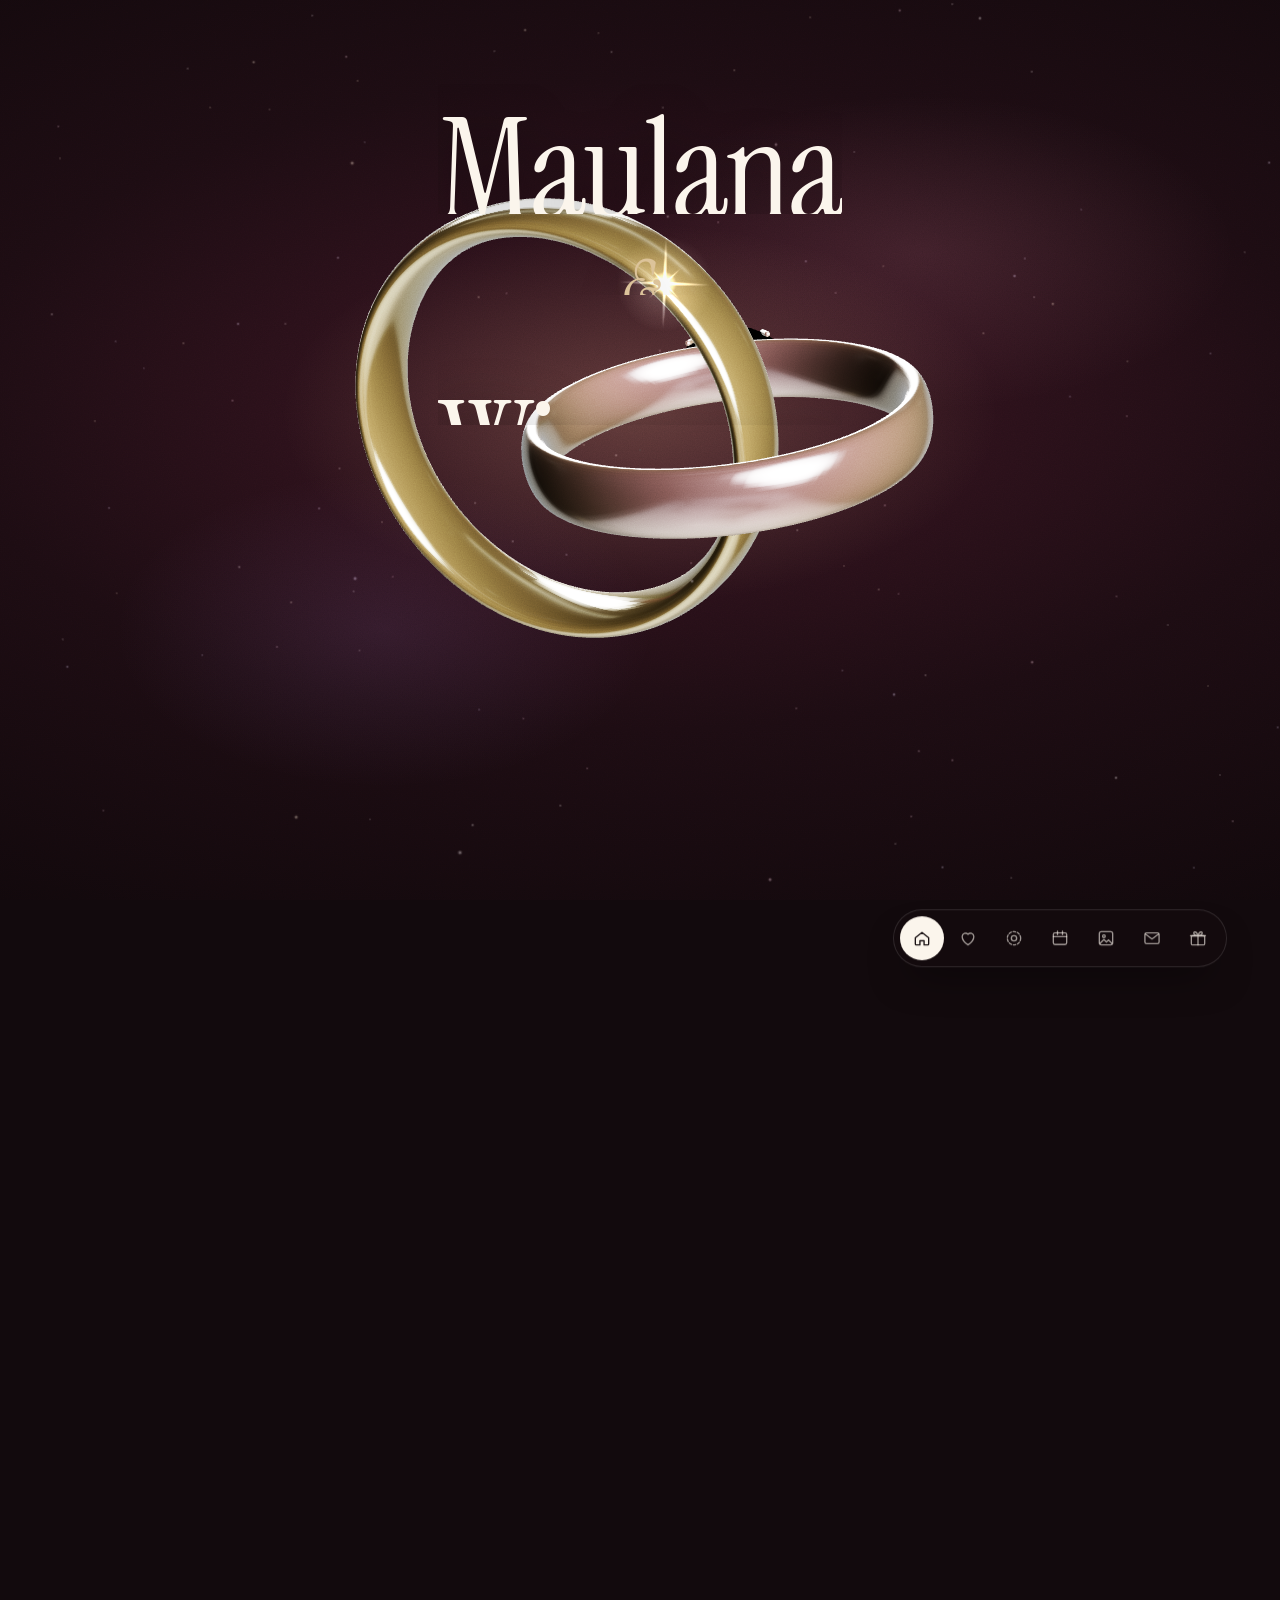
<file: index.html>
<!doctype html>
<html lang="id">
<head>
  <meta charset="utf-8">
  <meta name="viewport" content="width=device-width, initial-scale=1, viewport-fit=cover">
  <title>Maulana &amp; Wirawan — The Wedding</title>
  <meta name="description" content="Undangan pernikahan Maulana & Wirawan, Sabtu 12 Desember 2026. Buka untuk melihat cerita, galeri, dan detail acara.">
  <meta name="theme-color" content="#140b0e">
  <meta property="og:type" content="website">
  <meta property="og:title" content="Maulana & Wirawan — The Wedding">
  <meta property="og:description" content="Sabtu, 12 Desember 2026 · Jakarta. Kami ingin kamu ada di sana.">
  <meta name="twitter:card" content="summary_large_image">
  <link rel="icon" href="data:image/svg+xml,%3Csvg xmlns='http://www.w3.org/2000/svg' viewBox='0 0 64 64'%3E%3Crect width='64' height='64' rx='16' fill='%23140b0e'/%3E%3Ctext x='32' y='43' font-family='Georgia,serif' font-style='italic' font-size='30' text-anchor='middle' fill='%23e8cfa0'%3EM%26W%3C/text%3E%3C/svg%3E">

  <link rel="preload" href="assets/fonts/instrument-serif-latin-400-normal.woff2" as="font" type="font/woff2" crossorigin>
  <link rel="preload" href="assets/fonts/instrument-serif-latin-400-italic.woff2" as="font" type="font/woff2" crossorigin>
  <link rel="preload" href="assets/fonts/inter-tight-latin-wght-normal.woff2" as="font" type="font/woff2" crossorigin>
  <link rel="stylesheet" href="assets/css/style.css">

  <script src="assets/js/config.js"></script>
  <script src="assets/vendor/gsap.min.js" defer></script>
  <script src="assets/vendor/ScrollTrigger.min.js" defer></script>
  <script src="assets/js/audio.js" defer></script>
  <script src="assets/js/main.js" defer></script>
  <script type="importmap">{ "imports": { "three": "./assets/vendor/three.module.min.js" } }</script>
  <script type="module" src="assets/js/scene.js"></script>
  <script type="module" src="assets/js/journey.js"></script>
</head>
<body class="is-locked">
  <svg width="0" height="0" style="position:absolute" aria-hidden="true">
    <defs>
      <symbol id="i-home" viewBox="0 0 24 24"><path d="M4 11.5 12 5l8 6.5V19a1 1 0 0 1-1 1h-4.5v-5h-5v5H5a1 1 0 0 1-1-1z"/></symbol>
      <symbol id="i-heart" viewBox="0 0 24 24"><path d="M12 20s-7-4.4-7-10a4 4 0 0 1 7-2.6A4 4 0 0 1 19 10c0 5.6-7 10-7 10z"/></symbol>
      <symbol id="i-story" viewBox="0 0 24 24"><circle cx="12" cy="12" r="8" stroke-dasharray="3 2.2"/><circle cx="12" cy="12" r="3.2"/></symbol>
      <symbol id="i-cal" viewBox="0 0 24 24"><rect x="4" y="5.5" width="16" height="14" rx="2"/><path d="M4 10h16M9 3.5v4M15 3.5v4"/></symbol>
      <symbol id="i-img" viewBox="0 0 24 24"><rect x="4" y="4" width="16" height="16" rx="2.5"/><circle cx="9.5" cy="9.5" r="1.6"/><path d="m5 18 4.5-4.5 3 3L15 14l4 4"/></symbol>
      <symbol id="i-mail" viewBox="0 0 24 24"><rect x="3.5" y="5.5" width="17" height="13" rx="2"/><path d="m4 7 8 6 8-6"/></symbol>
      <symbol id="i-gift" viewBox="0 0 24 24"><rect x="4" y="9" width="16" height="11" rx="1.5"/><path d="M3 9h18M12 9v11M12 9S10.5 4 8 4.5 7.5 9 12 9zM12 9s1.5-5 4-4.5S16.5 9 12 9z"/></symbol>
      <symbol id="i-pin" viewBox="0 0 24 24"><path d="M12 21s6-5.3 6-11a6 6 0 1 0-12 0c0 5.7 6 11 6 11z"/><circle cx="12" cy="10" r="2.2"/></symbol>
      <symbol id="i-arrow" viewBox="0 0 24 24"><path d="M7 17 17 7M9 7h8v8"/></symbol>
      <symbol id="i-copy" viewBox="0 0 24 24"><rect x="8.5" y="8.5" width="11" height="11" rx="2"/><path d="M15.5 8.5V6a1.5 1.5 0 0 0-1.5-1.5H6A1.5 1.5 0 0 0 4.5 6v8A1.5 1.5 0 0 0 6 15.5h2.5"/></symbol>
      <symbol id="i-play" viewBox="0 0 24 24"><path d="M8 5.5v13l10.5-6.5z" fill="currentColor"/></symbol>
      <symbol id="i-pause" viewBox="0 0 24 24"><path d="M8 5.5v13M16 5.5v13" stroke-width="3"/></symbol>
      <symbol id="i-sound" viewBox="0 0 24 24"><path d="M4 9.5h3.5L12 6v12l-4.5-3.5H4z"/><path d="M15.5 9a4 4 0 0 1 0 6M18 6.5a7.5 7.5 0 0 1 0 11"/></symbol>
      <symbol id="i-mute" viewBox="0 0 24 24"><path d="M4 9.5h3.5L12 6v12l-4.5-3.5H4z"/><path d="m16 9.5 5 5M21 9.5l-5 5"/></symbol>
      <symbol id="i-close" viewBox="0 0 24 24"><path d="M6 6l12 12M18 6 6 18"/></symbol>
      <symbol id="i-left" viewBox="0 0 24 24"><path d="M15 5l-7 7 7 7"/></symbol>
      <symbol id="i-right" viewBox="0 0 24 24"><path d="M9 5l7 7-7 7"/></symbol>
      <symbol id="i-wa" viewBox="0 0 24 24"><path d="M5 19.5l1.1-3.6A7.5 7.5 0 1 1 9 18.7z"/><path d="M9.3 9.2c.3 2.3 2.2 4.4 4.9 5.3l1.1-1.2-1.6-1-.8.7c-.9-.4-1.8-1.3-2.2-2.2l.7-.8-1-1.6z" fill="currentColor" stroke="none"/></symbol>
      <symbol id="i-ig" viewBox="0 0 24 24"><rect x="4" y="4" width="16" height="16" rx="5"/><circle cx="12" cy="12" r="3.6"/><circle cx="16.8" cy="7.2" r=".6" fill="currentColor"/></symbol>
      <symbol id="i-live" viewBox="0 0 24 24"><circle cx="12" cy="12" r="2.5" fill="currentColor"/><path d="M7.8 7.8a6 6 0 0 0 0 8.4M16.2 7.8a6 6 0 0 1 0 8.4M5 5a10 10 0 0 0 0 14M19 5a10 10 0 0 1 0 14"/></symbol>
      <symbol id="i-download" viewBox="0 0 24 24"><path d="M12 4v11m-4.5-4.5L12 15l4.5-4.5M5 19.5h14"/></symbol>
      <symbol id="i-spark" viewBox="0 0 24 24"><path d="M12 2.5c.6 4.8 2.7 6.9 9.5 9.5-6.8 2.6-8.9 4.7-9.5 9.5-.6-4.8-2.7-6.9-9.5-9.5 6.8-2.6 8.9-4.7 9.5-9.5z" fill="currentColor" stroke="none"/></symbol>
    </defs>
  </svg>

  <!-- ========== LOADER ========== -->
  <div class="loader" id="loader" aria-hidden="true">
    <div class="loader__mono"><span>M</span><i>&amp;</i><span>W</span></div>
    <div class="loader__bar"><span></span></div>
    <div class="loader__pct mono"><span id="loaderPct">0</span>%</div>
  </div>

  <!-- ========== COVER (3D) ========== -->
  <section class="cover" id="cover" aria-label="Sampul undangan">
    <div class="cover__glow"></div>
    <div class="cover__scene" data-scene="cover"></div>
    <div class="cover__fallback" aria-hidden="true"><div class="fallback-ring"></div><div class="fallback-ring fallback-ring--2"></div></div>
    <div class="cover__grain grain"></div>
    <div class="cover__ui">
      <div class="cover__top mono">
        <span>The Wedding of</span>
        <span id="coverDateMono"></span>
      </div>
      <div class="cover__center">
        <h1 class="cover__names" id="coverNames"></h1>
      </div>
      <div class="cover__bottom">
        <div class="cover__guest">
          <span class="cover__guest-label" id="guestPrefix"></span>
          <strong class="cover__guest-name" id="guestName">Tamu Undangan</strong>
        </div>
        <button class="btn btn--holo" id="openBtn" type="button">
          <svg class="ic"><use href="#i-mail"/></svg>
          <span>Buka Undangan</span>
        </button>
        <p class="cover__hint mono">Putar ke segala arah · cubit untuk zoom</p>
      </div>
    </div>
  </section>

  <!-- ========== DESKTOP STAGE (kiri, hanya layar lebar) ========== -->
  <aside class="stage" id="stage" aria-hidden="true">
    <div class="stage__slides" id="stageSlides"></div>
    <div class="stage__shade"></div>
    <div class="stage__grain grain"></div>
    <div class="stage__content">
      <p class="mono stage__kicker">The Wedding of</p>
      <h2 class="stage__names" id="stageNames"></h2>
      <p class="stage__date" id="stageDate"></p>
      <div class="stage__count mono" id="stageCount"></div>
    </div>
  </aside>

  <!-- ========== FEED ========== -->
  <main class="feed" id="feed">
    <section class="hero" id="home" aria-label="Pembuka"></section>
    <section class="sec sec--paper intro" id="intro" aria-label="Salam"></section>
    <div class="marquee-wrap" aria-hidden="true"><div class="marquee"><div class="marquee__track" id="marquee"></div></div></div>
    <section class="sec sec--paper2 couple" id="mempelai" aria-label="Mempelai"></section>
    <section class="journey" id="cerita" aria-label="Perjalanan kami"></section>
    <section class="sec sec--night story" id="cerita-story" aria-label="Cerita kami" hidden></section>
    <section class="sec sec--paper countdown" id="hitung" aria-label="Hitung mundur"></section>
    <section class="sec sec--paper2 events" id="acara" aria-label="Acara"></section>
    <section class="sec sec--night gallery" id="galeri" aria-label="Galeri"></section>
    <section class="sec sec--paper rsvp" id="rsvp" aria-label="RSVP dan ucapan"></section>
    <section class="sec sec--paper2 gift" id="hadiah" aria-label="Amplop digital"></section>
    <section class="closing" id="penutup" aria-label="Penutup"></section>
  </main>

  <!-- ========== FLOATING UI ========== -->
  <nav class="dock" id="dock" aria-label="Navigasi bagian"></nav>
  <button class="music" id="musicBtn" type="button" aria-label="Putar musik" aria-pressed="false">
    <span class="music__disc"><svg class="ic"><use href="#i-sound"/></svg></span>
    <span class="music__eq" aria-hidden="true"><i></i><i></i><i></i><i></i></span>
  </button>
  <div class="music-tip mono" id="musicTip">Putar musik? ♪</div>

  <div class="lightbox" id="lightbox" role="dialog" aria-modal="true" aria-label="Galeri" hidden>
    <div class="lightbox__top mono">
      <span id="lbCount"></span>
      <button class="icon-btn" id="lbClose" type="button" aria-label="Tutup"><svg class="ic"><use href="#i-close"/></svg></button>
    </div>
    <div class="lightbox__stage" id="lbStage"></div>
    <div class="lightbox__bottom">
      <button class="icon-btn" id="lbPrev" type="button" aria-label="Sebelumnya"><svg class="ic"><use href="#i-left"/></svg></button>
      <p class="lightbox__cap" id="lbCap"></p>
      <button class="icon-btn" id="lbNext" type="button" aria-label="Berikutnya"><svg class="ic"><use href="#i-right"/></svg></button>
    </div>
  </div>

  <div class="toast mono" id="toast" role="status" aria-live="polite"></div>
  <canvas class="confetti" id="confetti" aria-hidden="true"></canvas>
</body>
</html>
</file>
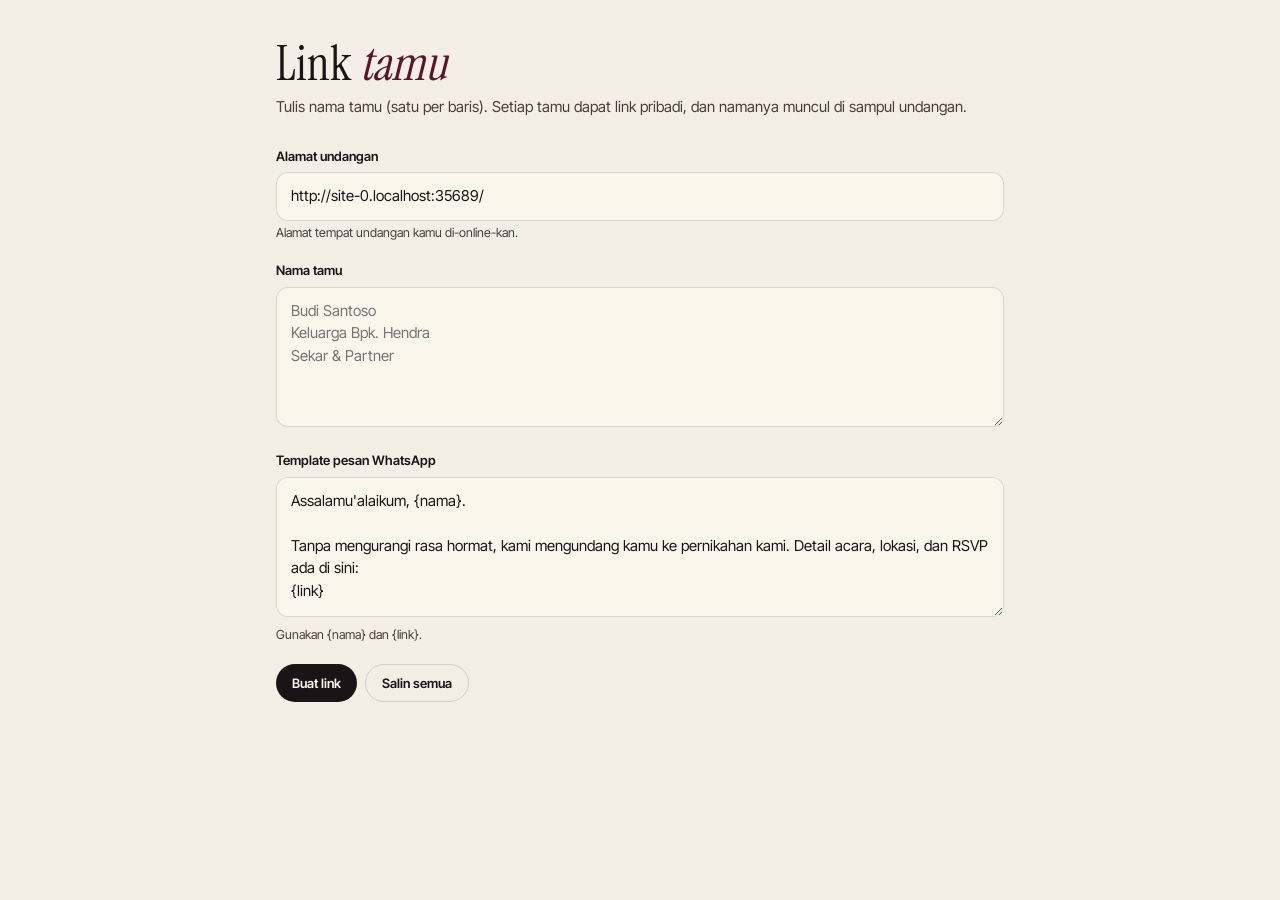
<file: tools/link-tamu.html>
<!doctype html>
<html lang="id">
<head>
  <meta charset="utf-8">
  <meta name="viewport" content="width=device-width, initial-scale=1">
  <title>Generator Link Tamu</title>
  <meta name="robots" content="noindex">
  <style>
    @font-face { font-family: "Instrument Serif"; src: url("../assets/fonts/instrument-serif-latin-400-normal.woff2") format("woff2"); }
    @font-face { font-family: "Inter Tight"; src: url("../assets/fonts/inter-tight-latin-wght-normal.woff2") format("woff2"); font-weight: 100 900; }
    :root { --paper: #f4eee6; --cream: #fbf5ec; --ink: #1b1315; --ink-2: #4a3d3b; --line: rgba(27,19,21,.14); --merlot: #5a1627; }
    * { box-sizing: border-box; }
    body { margin: 0; background: var(--paper); color: var(--ink); font: 15px/1.5 "Inter Tight", system-ui, sans-serif; }
    main { max-width: 760px; margin: 0 auto; padding: 40px 16px 80px; }
    h1 { font: 400 48px/1 "Instrument Serif", serif; margin: 0 0 8px; }
    h1 em { color: var(--merlot); }
    p.lead { color: var(--ink-2); margin: 0 0 28px; }
    label { display: block; font-weight: 600; font-size: 13px; margin: 18px 0 6px; }
    input, textarea { width: 100%; border: 1px solid var(--line); border-radius: 12px; background: var(--cream); padding: 12px 14px; font: inherit; color: inherit; }
    textarea { min-height: 140px; resize: vertical; }
    small { color: var(--ink-2); }
    .btn { display: inline-flex; align-items: center; gap: 6px; border: 0; border-radius: 999px; padding: 10px 16px; background: var(--ink); color: var(--cream); font: 600 13px "Inter Tight", sans-serif; cursor: pointer; text-decoration: none; }
    .btn--line { background: transparent; color: var(--ink); border: 1px solid var(--line); }
    .row { display: flex; gap: 8px; flex-wrap: wrap; margin-top: 18px; }
    ul { list-style: none; padding: 0; margin: 24px 0 0; display: grid; gap: 10px; }
    li { background: var(--cream); border: 1px solid var(--line); border-radius: 16px; padding: 14px; display: grid; gap: 8px; }
    li b { font-size: 16px; }
    li code { font-size: 12px; color: var(--ink-2); overflow-wrap: anywhere; }
    li .row { margin: 0; }
  </style>
</head>
<body>
  <main>
    <h1>Link <em>tamu</em></h1>
    <p class="lead">Tulis nama tamu (satu per baris). Setiap tamu dapat link pribadi, dan namanya muncul di sampul undangan.</p>

    <label for="base">Alamat undangan</label>
    <input id="base" placeholder="https://namakamu.github.io/undangan_nikah_digital/">
    <small>Alamat tempat undangan kamu di-online-kan.</small>

    <label for="names">Nama tamu</label>
    <textarea id="names" placeholder="Budi Santoso&#10;Keluarga Bpk. Hendra&#10;Sekar & Partner"></textarea>

    <label for="tpl">Template pesan WhatsApp</label>
    <textarea id="tpl"></textarea>
    <small>Gunakan {nama} dan {link}.</small>

    <div class="row">
      <button class="btn" id="gen" type="button">Buat link</button>
      <button class="btn btn--line" id="copyAll" type="button">Salin semua</button>
    </div>
    <ul id="out"></ul>
  </main>
  <script>
    (function () {
      const $ = (s) => document.querySelector(s);
      const esc = (s) => String(s).replace(/[&<>"']/g, (c) => ({ '&': '&amp;', '<': '&lt;', '>': '&gt;', '"': '&quot;', "'": '&#39;' }[c]));
      const guess = location.href.replace(/tools\/link-tamu\.html.*$/, '');
      $('#base').value = /^https?:/.test(guess) ? guess : '';
      $('#tpl').value = 'Assalamu\'alaikum, {nama}.\n\nTanpa mengurangi rasa hormat, kami mengundang kamu ke pernikahan kami. Detail acara, lokasi, dan RSVP ada di sini:\n{link}\n\nMerupakan kebahagiaan bagi kami bila kamu berkenan hadir. Terima kasih!';
      let items = [];
      const build = () => {
        const base = $('#base').value.trim();
        const names = $('#names').value.split('\n').map((s) => s.trim()).filter(Boolean);
        items = names.map((n) => {
          let link;
          try {
            const u = new URL(base || 'https://contoh.com/');
            u.searchParams.set('to', n);
            link = u.toString();
          } catch (e) {
            link = `${base}?to=${encodeURIComponent(n)}`;
          }
          const msg = $('#tpl').value.replaceAll('{nama}', n).replaceAll('{link}', link);
          return { n, link, msg };
        });
        $('#out').innerHTML = items.map((it, i) => `
          <li>
            <b>${esc(it.n)}</b>
            <code>${esc(it.link)}</code>
            <div class="row">
              <button class="btn btn--line" type="button" data-copy="${i}">Salin pesan</button>
              <a class="btn" href="https://wa.me/?text=${encodeURIComponent(it.msg)}" target="_blank" rel="noopener">Kirim via WhatsApp</a>
              <a class="btn btn--line" href="${esc(it.link)}" target="_blank" rel="noopener">Pratinjau</a>
            </div>
          </li>`).join('');
      };
      const copy = async (text, btn) => {
        try { await navigator.clipboard.writeText(text); } catch (e) {
          const t = document.createElement('textarea'); t.value = text; document.body.appendChild(t); t.select(); document.execCommand('copy'); t.remove();
        }
        const old = btn.textContent; btn.textContent = 'Disalin ✓'; setTimeout(() => { btn.textContent = old; }, 1400);
      };
      $('#gen').addEventListener('click', build);
      $('#copyAll').addEventListener('click', (e) => { if (!items.length) build(); copy(items.map((it) => `${it.n}\n${it.link}`).join('\n\n'), e.currentTarget); });
      $('#out').addEventListener('click', (e) => { const b = e.target.closest('[data-copy]'); if (b) copy(items[+b.dataset.copy].msg, b); });
    })();
  </script>
</body>
</html>
</file>
<file: assets/css/style.css>
/* =========================================================
   Undangan Pernikahan Digital — editorial · cinematic · 3D
   ========================================================= */

@font-face { font-family: "Instrument Serif"; src: url("../fonts/instrument-serif-latin-400-normal.woff2") format("woff2"); font-weight: 400; font-style: normal; font-display: swap; }
@font-face { font-family: "Instrument Serif"; src: url("../fonts/instrument-serif-latin-400-italic.woff2") format("woff2"); font-weight: 400; font-style: italic; font-display: swap; }
@font-face { font-family: "Inter Tight"; src: url("../fonts/inter-tight-latin-wght-normal.woff2") format("woff2"); font-weight: 100 900; font-style: normal; font-display: swap; }
@font-face { font-family: "JetBrains Mono"; src: url("../fonts/jetbrains-mono-latin-400-normal.woff2") format("woff2"); font-weight: 400; font-display: swap; }
@font-face { font-family: "JetBrains Mono"; src: url("../fonts/jetbrains-mono-latin-500-normal.woff2") format("woff2"); font-weight: 500; font-display: swap; }

:root {
  --night: #120a0d;
  --night-2: #1d1116;
  --plum: #2c1623;
  --merlot: #5a1627;
  --merlot-2: #7c2439;
  --olive: #5f6136;
  --champagne: #dcc39a;
  --gold: #c9a46a;
  --paper: #f4eee6;
  --paper-2: #ebe3d7;
  --ink: #1b1315;
  --ink-2: #4a3d3b;
  --ink-3: #7d6f6a;
  --line: rgba(27, 19, 21, .14);
  --line-light: rgba(255, 244, 232, .16);
  --cream: #fbf5ec;
  --digicam: #ff8a3d;
  --holo: linear-gradient(115deg, #f7d4e4 0%, #dcd3fb 22%, #c9efe4 44%, #f8e6c1 66%, #f4c9d9 88%, #dcd3fb 100%);

  --serif: "Instrument Serif", "Iowan Old Style", "Times New Roman", serif;
  --sans: "Inter Tight", system-ui, -apple-system, "Segoe UI", sans-serif;
  --mono: "JetBrains Mono", ui-monospace, "SFMono-Regular", Menlo, monospace;

  --gutter: clamp(20px, 5.5vw, 32px);
  --radius: 22px;
  --ease: cubic-bezier(.2, .7, .1, 1);
  --ease-in-out: cubic-bezier(.7, 0, .2, 1);
  --feed-w: 100vw;
  --safe-b: env(safe-area-inset-bottom, 0px);
}

*, *::before, *::after { box-sizing: border-box; }
html { -webkit-text-size-adjust: 100%; scroll-behavior: auto; background: var(--night); }
body {
  margin: 0;
  min-height: 100svh;
  background: var(--paper);
  color: var(--ink);
  font-family: var(--sans);
  font-size: 16px;
  line-height: 1.55;
  -webkit-font-smoothing: antialiased;
  -moz-osx-font-smoothing: grayscale;
  overflow-x: hidden;
}
html, body { overflow-x: clip; }
body.is-locked { overflow: hidden; height: 100svh; }
img, video { display: block; max-width: 100%; }
button { font: inherit; color: inherit; cursor: pointer; border: 0; background: none; padding: 0; -webkit-tap-highlight-color: transparent; }
a { color: inherit; -webkit-tap-highlight-color: transparent; }
input, textarea { font: inherit; color: inherit; }
::selection { background: var(--merlot); color: var(--cream); }
.mono { font-family: var(--mono); font-size: 11px; letter-spacing: .14em; text-transform: uppercase; }
.ic { width: 20px; height: 20px; fill: none; stroke: currentColor; stroke-width: 1.6; stroke-linecap: round; stroke-linejoin: round; flex: none; }
.sr-only { position: absolute; width: 1px; height: 1px; overflow: hidden; clip: rect(0 0 0 0); white-space: nowrap; }
:focus-visible { outline: 2px solid var(--gold); outline-offset: 3px; border-radius: 6px; }

/* Film grain (dipakai di banyak tempat) */
.grain {
  position: absolute; inset: -50%; pointer-events: none; z-index: 3; opacity: .09; mix-blend-mode: overlay;
  background-image: url("data:image/svg+xml,%3Csvg xmlns='http://www.w3.org/2000/svg' width='160' height='160'%3E%3Cfilter id='n'%3E%3CfeTurbulence type='fractalNoise' baseFrequency='.85' numOctaves='3' stitchTiles='stitch'/%3E%3CfeColorMatrix values='0 0 0 0 1 0 0 0 0 1 0 0 0 0 1 0 0 0 1.4 -.2'/%3E%3C/filter%3E%3Crect width='100%25' height='100%25' filter='url(%23n)'/%3E%3C/svg%3E");
  animation: grain 1s steps(6) infinite;
}
@keyframes grain {
  0% { transform: translate(0, 0); } 20% { transform: translate(-4%, 3%); } 40% { transform: translate(3%, -5%); }
  60% { transform: translate(-6%, -2%); } 80% { transform: translate(5%, 4%); } 100% { transform: translate(0, 0); }
}

/* ---------- Buttons ---------- */
.btn {
  display: inline-flex; align-items: center; justify-content: center; gap: 10px;
  min-height: 48px; padding: 0 22px; border-radius: 999px;
  font-size: 14px; font-weight: 550; letter-spacing: .01em;
  transition: background-color .3s, color .3s, box-shadow .35s;
  text-decoration: none; white-space: nowrap;
}
.btn:active { transform: scale(.97); }
.btn--ink { background: var(--ink); color: var(--cream); }
.btn--ink:hover { background: var(--merlot); }
.btn--line { border: 1px solid var(--line); background: rgba(255,255,255,.35); }
.btn--line:hover { background: var(--cream); }
.btn--ghost-light { border: 1px solid var(--line-light); color: var(--cream); background: rgba(255,255,255,.06); backdrop-filter: blur(10px); -webkit-backdrop-filter: blur(10px); }
.btn--ghost-light:hover { background: rgba(255,255,255,.14); }
.btn--sm { min-height: 38px; padding: 0 16px; font-size: 13px; }
.btn--holo {
  position: relative; color: var(--ink); background: var(--cream); isolation: isolate;
  box-shadow: 0 10px 40px -10px rgba(220, 195, 154, .55), inset 0 0 0 1px rgba(255,255,255,.6);
  overflow: hidden;
}
.btn--holo::before {
  content: ""; position: absolute; inset: 0; z-index: -1; background: var(--holo); background-size: 250% 100%;
  animation: holo-shift 5s linear infinite; opacity: .95;
}
.btn--holo::after {
  content: ""; position: absolute; top: 0; bottom: 0; width: 40%; left: -60%; z-index: -1;
  background: linear-gradient(100deg, transparent, rgba(255,255,255,.85), transparent);
  animation: shine 3.2s var(--ease) infinite 1.2s;
}
@keyframes holo-shift { to { background-position: 250% 0; } }
@keyframes shine { 0% { left: -60%; } 55%, 100% { left: 130%; } }
.icon-btn {
  display: grid; place-items: center; width: 44px; height: 44px; border-radius: 50%;
  background: rgba(255,255,255,.08); color: var(--cream); border: 1px solid var(--line-light);
  backdrop-filter: blur(12px); -webkit-backdrop-filter: blur(12px);
  transition: background-color .25s, transform .25s var(--ease);
}
.icon-btn:hover { background: rgba(255,255,255,.18); }
.icon-btn:active { transform: scale(.92); }

/* ================= LOADER ================= */
.loader {
  position: fixed; inset: 0; z-index: 200; background: var(--night); color: var(--champagne);
  display: grid; place-content: center; justify-items: center; gap: 22px;
  transition: opacity .8s var(--ease), visibility .8s;
}
.loader.is-done { opacity: 0; visibility: hidden; }
.loader__mono { font-family: var(--serif); font-size: 56px; line-height: 1; display: flex; gap: .12em; align-items: baseline; }
.loader__mono i { font-size: .72em; opacity: .7; }
.loader__mono span, .loader__mono i { animation: rise 1s var(--ease) both; }
.loader__mono i { animation-delay: .1s; } .loader__mono span:last-child { animation-delay: .2s; }
@keyframes rise { from { transform: translateY(40%); opacity: 0; filter: blur(8px); } }
.loader__bar { width: 120px; height: 1px; background: rgba(220,195,154,.2); overflow: hidden; }
.loader__bar span { display: block; height: 100%; width: 100%; background: var(--champagne); transform-origin: left; transform: scaleX(var(--p, 0)); transition: transform .3s; }
.loader__pct { color: rgba(220,195,154,.6); font-size: 10px; }

/* ================= COVER ================= */
.cover {
  position: fixed; inset: 0; z-index: 100; overflow: hidden; color: var(--cream);
  background: radial-gradient(120% 80% at 50% 45%, #3a1522 0%, #1c0c12 45%, #0b0608 100%);
  --iris: 0;
  -webkit-mask-image: radial-gradient(circle at 50% 50%, transparent calc(var(--iris) * 1vmax), #000 calc(var(--iris) * 1vmax + 1px));
          mask-image: radial-gradient(circle at 50% 50%, transparent calc(var(--iris) * 1vmax), #000 calc(var(--iris) * 1vmax + 1px));
  touch-action: none;
}
.cover.is-gone { display: none; }
.cover__glow {
  position: absolute; inset: 0; pointer-events: none;
  background:
    radial-gradient(40% 30% at 50% 46%, rgba(232, 190, 140, .22), transparent 70%),
    radial-gradient(30% 25% at 30% 70%, rgba(175, 120, 200, .12), transparent 70%),
    radial-gradient(35% 25% at 72% 28%, rgba(240, 150, 170, .12), transparent 70%);
  animation: glow-breathe 7s ease-in-out infinite alternate;
}
@keyframes glow-breathe { to { transform: scale(1.12); opacity: .75; } }
.cover__scene { position: absolute; inset: 0; z-index: 1; }
.cover__scene canvas { width: 100% !important; height: 100% !important; display: block; }
.cover__fallback { position: absolute; left: 50%; top: 46%; width: 0; height: 0; z-index: 1; display: none; }
.cover.no-webgl .cover__fallback { display: block; }
.fallback-ring {
  position: absolute; width: 150px; height: 150px; left: -105px; top: -75px; border-radius: 50%;
  border: 14px solid transparent;
  background: linear-gradient(145deg, #fff3d6, #c9a15c 35%, #7a5522 60%, #f3d9a0 85%) border-box;
  -webkit-mask: linear-gradient(#000 0 0) padding-box exclude, linear-gradient(#000 0 0) border-box;
          mask: linear-gradient(#000 0 0) padding-box exclude, linear-gradient(#000 0 0) border-box;
  transform: rotateX(60deg) rotateZ(-20deg); animation: fr-spin 8s linear infinite;
}
.fallback-ring--2 { left: -45px; background: linear-gradient(145deg, #fde4da, #d99c86 35%, #8c5647 60%, #f6cdbd 85%) border-box; animation-duration: 10s; animation-direction: reverse; }
@keyframes fr-spin { to { transform: rotateX(60deg) rotateZ(340deg); } }
.cover__grain { opacity: .12; }
.cover__ui {
  position: relative; z-index: 4; height: 100%; display: grid; grid-template-rows: auto 1fr auto;
  padding: calc(22px + env(safe-area-inset-top, 0px)) var(--gutter) calc(24px + var(--safe-b));
  pointer-events: none;
}
.cover__ui > * { pointer-events: none; }
.cover__ui button, .cover__ui a { pointer-events: auto; }
.cover__top { display: flex; justify-content: space-between; color: rgba(251,245,236,.7); }
.cover__center { display: grid; align-content: start; justify-items: center; padding-top: 5svh; }
.cover__names {
  margin: 0; font-family: var(--serif); font-weight: 400; text-align: center;
  font-size: clamp(56px, 17vw, 132px); line-height: .86; letter-spacing: -.02em;
  text-shadow: 0 10px 50px rgba(0,0,0,.45);
}
.cover__names .amp { display: block; font-style: italic; font-size: .5em; color: var(--champagne); line-height: 1.1; }
.cover__names .ln { display: block; overflow: hidden; padding-bottom: .06em; }
.cover__names .ln > span { display: inline-block; }
.cover__bottom { display: grid; justify-items: center; gap: 16px; text-align: center; }
.cover__guest { display: grid; gap: 4px; }
.cover__guest-label { font-size: 12px; color: rgba(251,245,236,.62); }
.cover__guest-name { font-family: var(--serif); font-size: 30px; font-weight: 400; line-height: 1.1; }
.cover__hint { color: rgba(251,245,236,.4); font-size: 9.5px; margin: 0; }
.cover.is-opening .cover__hint, .cover.no-webgl .cover__hint { display: none; }

/* ================= DESKTOP STAGE ================= */
.stage { display: none; }

/* ================= FEED / SECTIONS ================= */
.feed { position: relative; width: 100%; }
.sec { position: relative; padding: clamp(84px, 16vw, 120px) var(--gutter); overflow: hidden; }
.sec--paper { background: var(--paper); }
.sec--paper2 { background: var(--paper-2); }
.sec--night { background: var(--night); color: var(--cream); }
.sec-head { display: grid; gap: 14px; margin-bottom: 44px; }
.sec-head__idx { display: flex; align-items: center; gap: 12px; color: var(--ink-3); }
.sec--night .sec-head__idx { color: rgba(251,245,236,.5); }
.sec-head__idx::after { content: ""; flex: 1; height: 1px; background: currentColor; opacity: .35; }
.sec-title { margin: 0; font-family: var(--serif); font-weight: 400; font-size: clamp(48px, 14vw, 76px); line-height: .92; letter-spacing: -.02em; }
.sec-title em { font-style: italic; color: var(--merlot); }
.sec--night .sec-title em { color: var(--champagne); }
.sec-lead { margin: 0; color: var(--ink-2); max-width: 34ch; }
.sec--night .sec-lead { color: rgba(251,245,236,.66); }

/* split-text helper */
.w { display: inline-block; overflow: hidden; vertical-align: top; padding: 0 .12em .08em 0; margin: 0 -.12em -.08em 0; }
.w > span { display: inline-block; will-change: transform; }

/* ---------- HERO ---------- */
.hero { position: relative; height: 100svh; min-height: 560px; background: var(--night); color: var(--cream); overflow: hidden; }
.hero__media { position: absolute; inset: 0; overflow: hidden; }
.hero__media video, .hero__media img { position: absolute; inset: 0; width: 100%; height: 100%; object-fit: cover; }
.hero__media img { animation: kenburns 22s ease-in-out infinite alternate; transform-origin: 60% 40%; }
.hero__media video { opacity: 0; transition: opacity 1.2s; }
.hero__media.is-playing video { opacity: 1; }
@keyframes kenburns { from { transform: scale(1.04) translate(0, 0); } to { transform: scale(1.18) translate(-2%, -2%); } }
.hero__shade { position: absolute; inset: 0; background: linear-gradient(180deg, rgba(10,5,7,.55) 0%, rgba(10,5,7,.05) 30%, rgba(10,5,7,.1) 55%, rgba(10,5,7,.88) 100%); }
.hero__bars::before, .hero__bars::after { content: ""; position: absolute; left: 0; right: 0; height: 4.5svh; background: #000; z-index: 2; }
.hero__bars::before { top: 0; } .hero__bars::after { bottom: 0; }
.hero__hud { position: absolute; z-index: 4; inset: calc(4.5svh + 14px) 16px auto; display: flex; gap: 14px; align-items: center; color: rgba(255,255,255,.85); font-size: 10px; }
.hero__fmt { opacity: .6; }
.hero__rec { display: inline-flex; align-items: center; gap: 7px; }
.hero__rec::before { content: ""; width: 7px; height: 7px; border-radius: 50%; background: #ff3b3b; box-shadow: 0 0 10px #ff3b3b; animation: blink 1.2s steps(2) infinite; }
@keyframes blink { 50% { opacity: 0; } }
.hero__frame { position: absolute; z-index: 3; inset: calc(4.5svh + 44px) 14px calc(4.5svh + 14px); pointer-events: none; }
.hero__frame i { position: absolute; width: 18px; height: 18px; border: 1.5px solid rgba(255,255,255,.55); }
.hero__frame i:nth-child(1) { top: 0; left: 0; border-right: 0; border-bottom: 0; }
.hero__frame i:nth-child(2) { top: 0; right: 0; border-left: 0; border-bottom: 0; }
.hero__frame i:nth-child(3) { bottom: 0; left: 0; border-right: 0; border-top: 0; }
.hero__frame i:nth-child(4) { bottom: 0; right: 0; border-left: 0; border-top: 0; }
.hero__content { position: absolute; z-index: 4; left: 0; right: 0; bottom: calc(4.5svh + 84px + var(--safe-b)); padding: 0 var(--gutter); display: grid; gap: 14px; }
.hero__kicker { color: rgba(251,245,236,.75); }
.hero__title { margin: 0; font-family: var(--serif); font-weight: 400; font-size: clamp(64px, 20vw, 120px); line-height: .84; letter-spacing: -.025em; }
.hero__title em { color: var(--champagne); }
.hero__date { font-family: var(--serif); font-size: 22px; font-style: italic; color: rgba(251,245,236,.9); margin: 0; }
.chips { display: flex; gap: 6px; margin-top: 6px; overflow-x: auto; scrollbar-width: none; margin-right: calc(var(--gutter) * -1); padding-right: var(--gutter); }
.chips::-webkit-scrollbar { display: none; }
.chip {
  display: inline-flex; align-items: center; gap: 6px; height: 36px; padding: 0 12px; border-radius: 999px; flex: none;
  border: 1px solid var(--line-light); background: rgba(255,255,255,.08); color: var(--cream);
  backdrop-filter: blur(12px); -webkit-backdrop-filter: blur(12px); font-size: 12.5px; text-decoration: none;
  transition: background-color .25s;
}
.chip:hover { background: rgba(255,255,255,.18); }
.chip:active { transform: scale(.96); }
.chip .ic { width: 16px; height: 16px; }
.hero__scroll { position: absolute; z-index: 4; right: var(--gutter); bottom: calc(4.5svh + 150px + var(--safe-b)); width: 1px; height: 64px; background: rgba(255,255,255,.2); overflow: hidden; }
.hero__scroll::after { content: ""; position: absolute; left: 0; top: -40%; width: 100%; height: 40%; background: var(--cream); animation: scrolldown 1.8s var(--ease) infinite; }
@keyframes scrolldown { to { top: 110%; } }

/* ---------- INTRO ---------- */
.intro { text-align: center; }
.intro__salam { font-family: var(--serif); font-style: italic; font-size: 24px; line-height: 1.25; margin: 0 auto 18px; max-width: 18ch; color: var(--merlot); }
.intro__text { max-width: 34ch; margin: 0 auto; color: var(--ink-2); }
.verse { margin: 64px auto 0; max-width: 30ch; }
.verse__mark { font-family: var(--serif); font-size: 90px; line-height: .5; color: var(--gold); display: block; height: 36px; }
.verse__text { font-family: var(--serif); font-size: clamp(25px, 7vw, 32px); line-height: 1.22; margin: 0; letter-spacing: -.005em; }
.verse__text .vw { opacity: .16; transition: opacity .2s; }
.verse__src { margin-top: 20px; color: var(--ink-3); }
.monogram {
  margin: 56px auto 0; width: 112px; height: 112px; border-radius: 50%; display: grid; place-items: center; position: relative;
  font-family: var(--serif); font-size: 34px; color: var(--merlot);
}
.monogram svg { position: absolute; inset: 0; width: 100%; height: 100%; animation: spin 26s linear infinite; }
.monogram text { font-family: var(--mono); font-size: 7.4px; letter-spacing: .28em; fill: var(--ink-3); text-transform: uppercase; }
@keyframes spin { to { transform: rotate(360deg); } }

/* ---------- MARQUEE ---------- */
.marquee-wrap { position: relative; z-index: 2; overflow: hidden; padding: 26px 0; margin: -26px 0; pointer-events: none; }
.marquee { background: var(--merlot); color: var(--cream); overflow: hidden; padding: 16px 0; transform: rotate(-2deg) scale(1.05); margin: -10px 0; position: relative; z-index: 2; box-shadow: 0 10px 30px -12px rgba(90,22,39,.6); }
.marquee__track { display: flex; width: max-content; animation: marquee 26s linear infinite; }
.marquee__track span { font-family: var(--serif); font-size: 28px; line-height: 1; white-space: nowrap; padding-right: 26px; display: inline-flex; align-items: center; gap: 26px; }
.marquee__track span i { font-style: italic; color: var(--champagne); }
.marquee__track .ic { width: 16px; height: 16px; color: var(--champagne); }
@keyframes marquee { to { transform: translateX(-50%); } }

/* ---------- COUPLE ---------- */
.couple__grid { display: grid; gap: 26px; }
.person { display: grid; gap: 18px; }
.person--groom { text-align: right; justify-items: end; }
.holo-card {
  --rx: 0deg; --ry: 0deg; --mx: 50%; --my: 50%; --o: 0;
  position: relative; width: 100%; aspect-ratio: 3 / 4; border-radius: 26px;
  transform: perspective(900px) rotateX(var(--rx)) rotateY(var(--ry));
  transform-style: preserve-3d; transition: transform .6s var(--ease);
  box-shadow: 0 30px 60px -28px rgba(40, 10, 20, .55), 0 0 0 1px rgba(255,255,255,.4) inset;
  background: var(--plum);
}
.person__media { width: 100%; }
.holo-par { width: min(86%, 360px); }
.person--groom .holo-par { margin-left: auto; }
.holo-card.is-tilting { transition: transform .08s linear; }
.holo-card__img { position: absolute; inset: 0; border-radius: inherit; overflow: hidden; }
.holo-card__img img { width: 100%; height: 100%; object-fit: cover; transform: scale(1.12) translate(calc((var(--mx) - 50%) * -.06), calc((var(--my) - 50%) * -.06)); transition: transform .6s var(--ease); }
.holo-card__sheen {
  position: absolute; inset: 0; border-radius: inherit; pointer-events: none; mix-blend-mode: color-dodge; opacity: calc(.18 + var(--o) * .4);
  background:
    radial-gradient(farthest-corner circle at var(--mx) var(--my), rgba(255,255,255,.55) 0%, rgba(255,255,255,0) 45%),
    repeating-linear-gradient(115deg, #ff9ecd 0%, #b69cff 7%, #7ee6d0 14%, #ffe29a 21%, #ff9ecd 28%);
  background-size: 100% 100%, 300% 300%;
  background-position: center, var(--mx) var(--my);
  transition: opacity .4s;
}
.holo-card__glare { position: absolute; inset: 0; border-radius: inherit; pointer-events: none; background: radial-gradient(farthest-corner circle at var(--mx) var(--my), rgba(255,255,255,.35), transparent 55%); mix-blend-mode: soft-light; }
.holo-card__tag { position: absolute; z-index: 2; left: 16px; top: 16px; transform: translateZ(40px); color: var(--cream); background: rgba(20,10,14,.35); backdrop-filter: blur(10px); -webkit-backdrop-filter: blur(10px); padding: 7px 11px; border-radius: 999px; font-size: 9.5px; }
.person--groom .holo-card__tag { left: auto; right: 16px; }
.holo-card__nick { position: absolute; z-index: 2; left: 18px; bottom: 12px; transform: translateZ(60px); font-family: var(--serif); font-style: italic; color: var(--cream); font-size: 64px; line-height: 1; text-shadow: 0 6px 30px rgba(0,0,0,.45); }
.person--groom .holo-card__nick { left: auto; right: 18px; }
.person__name { margin: 0; font-family: var(--serif); font-weight: 400; font-size: 32px; line-height: 1.05; }
.person__parents { margin: 0; color: var(--ink-2); font-size: 14.5px; max-width: 30ch; }
.person__ig { display: inline-flex; align-items: center; gap: 8px; color: var(--merlot); text-decoration: none; font-size: 14px; font-weight: 550; }
.couple__amp { font-family: var(--serif); font-style: italic; font-size: 120px; line-height: .6; text-align: center; color: var(--gold); margin: 6px 0 -6px; }

/* ---------- STORY ---------- */
.story { background: radial-gradient(90% 60% at 50% 0%, #2d1320 0%, var(--night) 70%); }
.highlights { display: flex; gap: 16px; justify-content: center; margin-bottom: 28px; }
.hl { display: grid; justify-items: center; gap: 8px; color: rgba(251,245,236,.65); font-size: 12px; }
.hl__ring { width: 62px; height: 62px; border-radius: 50%; padding: 2.5px; background: rgba(251,245,236,.18); transition: background .3s; }
.hl.is-active .hl__ring, .hl.is-seen .hl__ring { background: var(--holo); }
.hl.is-seen:not(.is-active) .hl__ring { opacity: .55; }
.hl__ring span { display: block; width: 100%; height: 100%; border-radius: 50%; border: 2.5px solid var(--night); overflow: hidden; }
.hl__ring img { width: 100%; height: 100%; object-fit: cover; }
.hl.is-active { color: var(--cream); }
.story-player {
  position: relative; width: min(100%, 380px); aspect-ratio: 9 / 16; max-height: 76svh; margin: 0 auto; border-radius: 26px; overflow: hidden;
  background: #000; box-shadow: 0 40px 80px -30px rgba(0,0,0,.8), 0 0 0 1px rgba(255,255,255,.08);
  user-select: none; -webkit-user-select: none; touch-action: pan-y;
}
.story-player__slide { position: absolute; inset: 0; opacity: 0; transition: opacity .6s var(--ease); }
.story-player__slide.is-active { opacity: 1; }
.story-player__slide img { width: 100%; height: 100%; object-fit: cover; transform: scale(1.02); }
.story-player__slide.is-active img { animation: story-zoom 6s linear forwards; }
@keyframes story-zoom { to { transform: scale(1.14); } }
.story-player__shade { position: absolute; inset: 0; background: linear-gradient(180deg, rgba(0,0,0,.45) 0%, transparent 22%, transparent 50%, rgba(0,0,0,.8) 100%); pointer-events: none; }
.story-player__bars { position: absolute; z-index: 3; top: 12px; left: 12px; right: 12px; display: flex; gap: 4px; }
.story-player__bars span { flex: 1; height: 2.5px; border-radius: 2px; background: rgba(255,255,255,.3); overflow: hidden; }
.story-player__bars b { display: block; height: 100%; width: 100%; background: #fff; transform-origin: left; transform: scaleX(0); }
.story-player__head { position: absolute; z-index: 3; top: 26px; left: 14px; right: 14px; display: flex; align-items: center; gap: 10px; color: #fff; font-size: 13px; }
.story-player__avatar { width: 32px; height: 32px; border-radius: 50%; background: var(--holo); display: grid; place-items: center; color: var(--ink); font-family: var(--serif); font-style: italic; font-size: 15px; }
.story-player__head b { font-weight: 600; }
.story-player__head small { opacity: .7; font-size: 12px; }
.story-player__head .icon-btn { margin-left: auto; width: 34px; height: 34px; }
.story-player__head .icon-btn .ic { width: 16px; height: 16px; }
.story-player__cap { position: absolute; z-index: 3; left: 18px; right: 18px; bottom: 22px; color: #fff; }
.story-player__year { font-family: var(--mono); font-size: 11px; letter-spacing: .16em; color: var(--digicam); margin-bottom: 6px; }
.story-player__title { margin: 0 0 6px; font-family: var(--serif); font-weight: 400; font-size: 40px; line-height: 1; }
.story-player__text { margin: 0; font-size: 14.5px; line-height: 1.5; opacity: .9; }
.story-player__tap { position: absolute; z-index: 2; top: 0; bottom: 0; }
.story-player__tap--l { left: 0; width: 35%; } .story-player__tap--r { right: 0; width: 65%; }
.story-hint { margin: 18px 0 0; text-align: center; color: rgba(251,245,236,.4); }

/* ---------- JOURNEY (3D scroll-driven) ---------- */
.journey { position: relative; height: 560svh; background: #120a0d; color: var(--cream); }
.journey__sticky { position: sticky; top: 0; height: 100svh; overflow: hidden; }
.journey__canvas { position: absolute; inset: 0; }
.journey__canvas canvas { display: block; width: 100% !important; height: 100% !important; }
.journey__vignette { position: absolute; inset: 0; pointer-events: none; z-index: 1;
  background: radial-gradient(120% 75% at 50% 45%, transparent 55%, rgba(8,4,6,.75) 100%), linear-gradient(180deg, rgba(18,10,13,.8) 0%, transparent 18%, transparent 48%, rgba(18,10,13,.96) 100%); }
.journey .grain { z-index: 2; opacity: .07; }
.journey__hud { position: absolute; z-index: 3; top: calc(24px + env(safe-area-inset-top, 0px)); left: var(--gutter); right: 80px; display: grid; gap: 14px; color: rgba(251,245,236,.62); }
.journey__track { position: relative; height: 1px; background: rgba(251,245,236,.2); margin-bottom: 16px; }
.journey__bar { position: absolute; inset: 0; background: linear-gradient(90deg, var(--champagne), #f3b8cd); transform-origin: left; transform: scaleX(0); }
.journey__track b { position: absolute; top: -3.5px; width: 8px; height: 8px; border-radius: 50%; background: #120a0d; border: 1px solid rgba(251,245,236,.5); transform: translateX(-50%); transition: background .4s, border-color .4s, box-shadow .4s; }
.journey__track b span { position: absolute; top: 14px; left: 50%; transform: translateX(-50%); font-size: 9px; letter-spacing: .1em; color: rgba(251,245,236,.45); transition: color .4s; }
.journey__track b.is-on { background: var(--champagne); border-color: var(--champagne); box-shadow: 0 0 12px rgba(220,195,154,.8); }
.journey__track b.is-on span { color: var(--champagne); }
.journey__intro { position: absolute; z-index: 3; inset: 0; display: grid; align-content: center; justify-items: center; gap: 14px; text-align: center; padding: 0 var(--gutter); opacity: 0; transform: translateY(30px) scale(.97); transition: opacity .8s var(--ease), transform 1s var(--ease); pointer-events: none; }
.journey.is-start .journey__intro { opacity: 1; transform: none; }
.journey__intro::before { content: ""; position: absolute; inset: -10% -20%; z-index: -1; background: radial-gradient(50% 40% at 50% 50%, rgba(18,10,13,.92), rgba(18,10,13,.6) 55%, transparent 80%); }
.journey__intro .mono { color: rgba(251,245,236,.55); margin: 0; }
.journey__title { margin: 0; font-family: var(--serif); font-weight: 400; font-size: clamp(64px, 19vw, 104px); line-height: .88; letter-spacing: -.02em; text-shadow: 0 10px 40px rgba(0,0,0,.6); }
.journey__title em { color: var(--champagne); }
.journey__lead { margin: 0; max-width: 30ch; color: rgba(251,245,236,.78); }
.journey__scroll { display: inline-flex; flex-direction: column; align-items: center; gap: 10px; margin-top: 18px; color: rgba(251,245,236,.55); }
.journey__scroll i { width: 22px; height: 34px; border-radius: 12px; border: 1.5px solid rgba(251,245,236,.5); position: relative; }
.journey__scroll i::after { content: ""; position: absolute; left: 50%; top: 7px; width: 3px; height: 7px; margin-left: -1.5px; border-radius: 2px; background: var(--cream); animation: wheel 1.6s var(--ease) infinite; }
@keyframes wheel { 0% { transform: translateY(0); opacity: 1; } 70% { transform: translateY(10px); opacity: 0; } 100% { opacity: 0; } }
.journey__caps { position: absolute; z-index: 3; left: 0; right: 0; bottom: calc(100px + var(--safe-b)); height: 0; }
.journey__cap { position: absolute; left: var(--gutter); right: var(--gutter); bottom: 0; opacity: 0; transform: translateY(26px); filter: blur(8px); transition: opacity .6s var(--ease), transform .9s var(--ease), filter .6s; pointer-events: none; }
.journey__cap.is-active { opacity: 1; transform: none; filter: none; }
.journey__year { color: var(--digicam); font-size: 10.5px; }
.journey__cap h3 { margin: 8px 0 8px; font-family: var(--serif); font-weight: 400; font-size: clamp(42px, 12vw, 56px); line-height: .95; text-shadow: 0 8px 30px rgba(0,0,0,.6); }
.journey__cap p { margin: 0; max-width: 32ch; color: rgba(251,245,236,.82); font-size: 15px; text-shadow: 0 2px 14px rgba(0,0,0,.7); }
.journey__end { position: absolute; z-index: 3; left: 0; right: 0; bottom: calc(104px + var(--safe-b)); text-align: center; padding: 0 var(--gutter); opacity: 0; transform: translateY(30px); transition: opacity .8s var(--ease), transform 1s var(--ease); pointer-events: none; }
.journey.is-end .journey__end { opacity: 1; transform: none; }
.journey__end .mono { color: rgba(251,245,236,.6); margin: 0; }
.journey__end h3 { margin: 10px 0 4px; font-family: var(--serif); font-weight: 400; font-size: clamp(56px, 17vw, 88px); line-height: 1; letter-spacing: -.01em; background: linear-gradient(100deg, #fbf5ec, #e8cfa0 40%, #f3b8cd 70%, #fbf5ec); -webkit-background-clip: text; background-clip: text; color: transparent; }
.journey__names { margin: 0; font-family: var(--serif); font-style: italic; font-size: 24px; color: var(--champagne); }

/* ---------- COUNTDOWN ---------- */
.count { display: grid; grid-template-columns: repeat(4, 1fr); gap: 8px; margin-bottom: 40px; }
.count__cell { text-align: center; border-top: 1px solid var(--line); padding-top: 14px; }
.count__num { font-family: var(--serif); font-size: clamp(46px, 13vw, 64px); line-height: 1; display: block; height: 1em; overflow: hidden; position: relative; font-variant-numeric: tabular-nums; }
.count__num span { display: block; }
.count__num.tick span { animation: tick .55s var(--ease); }
@keyframes tick { from { transform: translateY(-100%); opacity: 0; } }
.count__lbl { color: var(--ink-3); margin-top: 8px; display: block; font-size: 9.5px; }
.cal { background: var(--cream); border-radius: var(--radius); padding: 22px 18px 20px; box-shadow: 0 30px 60px -40px rgba(60,20,30,.4); border: 1px solid var(--line); }
.cal__head { display: flex; justify-content: space-between; align-items: baseline; margin-bottom: 14px; }
.cal__month { font-family: var(--serif); font-size: 30px; line-height: 1; }
.cal__month em { color: var(--merlot); }
.cal__grid { display: grid; grid-template-columns: repeat(7, 1fr); row-gap: 6px; text-align: center; font-size: 14px; }
.cal__grid .dow { font-family: var(--mono); font-size: 9.5px; color: var(--ink-3); letter-spacing: .1em; padding-bottom: 6px; }
.cal__grid .d { height: 36px; display: grid; place-items: center; position: relative; color: var(--ink-2); }
.cal__grid .d.muted { color: transparent; }
.cal__grid .d.is-day { color: var(--merlot); font-weight: 700; }
.cal__grid .d.is-day svg { position: absolute; width: 50px; height: 44px; left: 50%; top: 50%; transform: translate(-50%, -50%) rotate(-8deg); overflow: visible; }
.cal__grid .d.is-day path { fill: none; stroke: var(--merlot); stroke-width: 1.8; stroke-linecap: round; stroke-dasharray: 160; stroke-dashoffset: 160; transition: stroke-dashoffset 1.4s var(--ease) .3s; }
.cal.is-in .d.is-day path { stroke-dashoffset: 0; }
.cal__actions { display: flex; flex-wrap: wrap; gap: 8px; margin-top: 18px; }
.cal__actions .btn { flex: 1 1 140px; }

/* ---------- EVENTS ---------- */
.tickets { display: grid; gap: 22px; }
.ticket { position: relative; filter: drop-shadow(0 26px 34px rgba(60, 20, 30, .18)); }
.ticket__top, .ticket__bottom { background: var(--cream); position: relative; }
.ticket__top { border-radius: 22px 22px 0 0; padding: 22px 22px 20px; }
.ticket__bottom { border-radius: 0 0 22px 22px; padding: 18px 22px 22px; }
.ticket__tear { height: 22px; background: var(--cream); position: relative;
  -webkit-mask: radial-gradient(circle 11px at 0 50%, transparent 98%, #000) left / 51% 100% no-repeat, radial-gradient(circle 11px at 100% 50%, transparent 98%, #000) right / 51% 100% no-repeat;
          mask: radial-gradient(circle 11px at 0 50%, transparent 98%, #000) left / 51% 100% no-repeat, radial-gradient(circle 11px at 100% 50%, transparent 98%, #000) right / 51% 100% no-repeat; }
.ticket__tear::after { content: ""; position: absolute; left: 18px; right: 18px; top: 50%; border-top: 1.5px dashed var(--line); }
.ticket__row { display: flex; justify-content: space-between; align-items: center; color: var(--ink-3); }
.ticket__badge { display: inline-flex; align-items: center; gap: 6px; background: var(--merlot); color: var(--cream); padding: 6px 10px; border-radius: 999px; font-size: 9.5px; }
.ticket--resepsi .ticket__badge { background: var(--olive); }
.ticket__title { margin: 18px 0 2px; font-family: var(--serif); font-weight: 400; font-size: 46px; line-height: .95; }
.ticket__title em { color: var(--merlot); }
.ticket__date { margin: 0; color: var(--ink-2); }
.ticket__time { display: flex; align-items: baseline; gap: 10px; margin-top: 18px; }
.ticket__time b { font-family: var(--serif); font-weight: 400; font-size: 36px; line-height: 1; }
.ticket__time span { color: var(--ink-3); }
.ticket__venue { margin: 0; font-weight: 600; font-size: 17px; }
.ticket__addr { margin: 4px 0 0; color: var(--ink-2); font-size: 14.5px; }
.ticket__note { margin: 10px 0 0; color: var(--ink-3); font-size: 13px; display: flex; align-items: center; gap: 6px; }
.ticket__foot { display: flex; align-items: center; justify-content: space-between; gap: 12px; margin-top: 18px; }
.barcode { height: 34px; flex: 1; max-width: 150px; opacity: .8; }
.map { margin-top: 22px; border-radius: var(--radius); overflow: hidden; position: relative; aspect-ratio: 4 / 3; background: var(--paper); border: 1px solid var(--line); }
.map iframe { width: 100%; height: 100%; border: 0; filter: grayscale(.35) sepia(.2) contrast(1.02); }
.map__load { position: absolute; inset: 0; display: grid; place-content: center; justify-items: center; gap: 12px; text-align: center; padding: 20px; background:
  repeating-linear-gradient(0deg, transparent 0 31px, rgba(27,19,21,.06) 31px 32px), repeating-linear-gradient(90deg, transparent 0 31px, rgba(27,19,21,.06) 31px 32px), var(--cream); }
.map__load .pin { width: 46px; height: 46px; border-radius: 50%; display: grid; place-items: center; background: var(--merlot); color: var(--cream); box-shadow: 0 0 0 10px rgba(90,22,39,.12), 0 0 0 22px rgba(90,22,39,.06); animation: pulse 2s ease-in-out infinite; }
@keyframes pulse { 50% { box-shadow: 0 0 0 14px rgba(90,22,39,.1), 0 0 0 30px rgba(90,22,39,.03); } }
.dress { margin-top: 22px; padding: 20px; border-radius: var(--radius); background: var(--ink); color: var(--cream); display: grid; gap: 14px; }
.dress__title { margin: 0; font-family: var(--serif); font-size: 30px; font-weight: 400; line-height: 1; }
.dress__note { margin: 0; color: rgba(251,245,236,.7); font-size: 14px; }
.swatches { display: flex; }
.swatches span { width: 42px; height: 42px; border-radius: 50%; border: 2px solid var(--ink); margin-right: -10px; box-shadow: 0 0 0 1px rgba(255,255,255,.15) inset; }
.live { margin-top: 12px; display: flex; align-items: center; gap: 14px; padding: 16px 18px; border-radius: var(--radius); border: 1px solid var(--line); background: var(--cream); text-decoration: none; }
.live__dot { width: 40px; height: 40px; border-radius: 50%; background: #ffe7e7; color: #e0245e; display: grid; place-items: center; }
.live b { display: block; font-weight: 600; }
.live small { color: var(--ink-3); }
.live .ic:last-child { margin-left: auto; color: var(--ink-3); }

/* ---------- GALLERY ---------- */
.gallery { padding-left: 0; padding-right: 0; background: radial-gradient(80% 50% at 50% 12%, #2a1420 0%, var(--night) 70%); }
.gallery .sec-head { padding: 0 var(--gutter); }
.carousel { position: relative; height: 380px; perspective: 1100px; perspective-origin: 50% 40%; touch-action: pan-y; cursor: grab; user-select: none; -webkit-user-select: none; margin-bottom: 18px; }
.carousel:active { cursor: grabbing; }
.carousel__ring { position: absolute; left: 50%; top: 42%; width: 0; height: 0; transform-style: preserve-3d; will-change: transform; }
.carousel__card {
  position: absolute; width: 150px; height: 210px; left: -75px; top: -105px; border-radius: 14px; overflow: hidden;
  background: var(--plum); box-shadow: 0 0 0 1px rgba(255,255,255,.12);
  -webkit-box-reflect: below 8px linear-gradient(transparent 55%, rgba(255,255,255,.22));
}
.carousel__card img { width: 100%; height: 100%; object-fit: cover; pointer-events: none; }
.carousel__card .shade { position: absolute; inset: 0; background: #0b0608; opacity: 0; pointer-events: none; }
.carousel__card::after { content: ""; position: absolute; inset: 0; background: linear-gradient(160deg, rgba(255,255,255,.18), transparent 40%); pointer-events: none; }
.carousel__floor { position: absolute; left: 10%; right: 10%; bottom: 30px; height: 60px; background: radial-gradient(50% 50% at 50% 50%, rgba(220,195,154,.18), transparent 70%); filter: blur(6px); }
.carousel__hint { position: absolute; left: 0; right: 0; bottom: 0; text-align: center; color: rgba(251,245,236,.45); }
.reel { margin: 44px var(--gutter) 0; display: grid; grid-template-columns: 1fr; gap: 16px; }
.reel__card { position: relative; width: min(100%, 320px); aspect-ratio: 9 / 16; border-radius: 26px; overflow: hidden; margin: 0 auto; background: var(--plum); box-shadow: 0 30px 70px -30px rgba(0,0,0,.9), 0 0 0 1px rgba(255,255,255,.08); }
.reel__card video, .reel__card img { position: absolute; inset: 0; width: 100%; height: 100%; object-fit: cover; }
.reel__card img { animation: kenburns 16s ease-in-out infinite alternate; }
.reel__card video { opacity: 0; transition: opacity .8s; }
.reel__card.is-playing video { opacity: 1; }
.reel__ui { position: absolute; inset: auto 14px 16px; z-index: 2; display: flex; align-items: flex-end; justify-content: space-between; gap: 12px; color: #fff; }
.reel__ui b { font-family: var(--serif); font-weight: 400; font-size: 30px; line-height: 1; display: block; }
.reel__ui small { opacity: .75; }
.reel__card::after { content: ""; position: absolute; inset: 0; background: linear-gradient(180deg, transparent 55%, rgba(0,0,0,.7)); pointer-events: none; }
.reel__tag { position: absolute; z-index: 2; top: 14px; left: 14px; color: #fff; display: inline-flex; gap: 6px; align-items: center; background: rgba(0,0,0,.35); padding: 6px 10px; border-radius: 999px; backdrop-filter: blur(8px); -webkit-backdrop-filter: blur(8px); font-size: 9.5px; }
.filters { display: flex; gap: 8px; padding: 44px var(--gutter) 18px; overflow-x: auto; scrollbar-width: none; }
.filters::-webkit-scrollbar { display: none; }
.filter { height: 36px; padding: 0 16px; border-radius: 999px; border: 1px solid var(--line-light); color: rgba(251,245,236,.8); font-size: 13px; flex: none; transition: all .25s; }
.filter.is-active { background: var(--cream); color: var(--ink); border-color: var(--cream); }
.masonry { columns: 2; column-gap: 10px; padding: 0 var(--gutter); }
.m-item { break-inside: avoid; margin-bottom: 10px; position: relative; border-radius: 14px; overflow: hidden; background: var(--plum); display: block; width: 100%; }
.m-item.is-hidden { display: none; }
.m-item img { width: 100%; height: 100%; object-fit: cover; transition: transform .8s var(--ease); }
.m-item:hover img { transform: scale(1.05); }
.m-item__stamp { position: absolute; right: 10px; bottom: 8px; font-family: var(--mono); font-size: 11px; color: var(--digicam); letter-spacing: .06em; text-shadow: 0 0 6px rgba(255,120,40,.75), 0 0 1px rgba(255,120,40,1); font-weight: 500; }
.m-item__play { position: absolute; left: 50%; top: 50%; transform: translate(-50%, -50%); width: 52px; height: 52px; border-radius: 50%; display: grid; place-items: center; color: #fff; background: rgba(255,255,255,.18); backdrop-filter: blur(10px); -webkit-backdrop-filter: blur(10px); border: 1px solid rgba(255,255,255,.4); }
.m-item__play .ic { margin-left: 3px; }
.m-item__dur { position: absolute; left: 10px; top: 10px; font-family: var(--mono); font-size: 10px; color: #fff; background: rgba(0,0,0,.45); padding: 3px 7px; border-radius: 6px; }

/* ---------- LIGHTBOX ---------- */
.lightbox { position: fixed; inset: 0; z-index: 150; background: rgba(8, 4, 6, .96); color: var(--cream); display: grid; grid-template-rows: auto 1fr auto; opacity: 0; transition: opacity .35s; backdrop-filter: blur(10px); -webkit-backdrop-filter: blur(10px); }
.lightbox.is-open { opacity: 1; }
.lightbox[hidden] { display: none; }
.lightbox__top { display: flex; justify-content: space-between; align-items: center; padding: calc(14px + env(safe-area-inset-top, 0px)) 16px 10px; color: rgba(251,245,236,.7); }
.lightbox__stage { position: relative; overflow: hidden; touch-action: none; }
.lightbox__slide { position: absolute; inset: 0; display: grid; place-items: center; padding: 0 12px; will-change: transform; }
.lightbox__slide img, .lightbox__slide video { max-width: 100%; max-height: 100%; object-fit: contain; border-radius: 10px; }
.lightbox__bottom { display: flex; align-items: center; justify-content: space-between; gap: 12px; padding: 12px 16px calc(16px + var(--safe-b)); }
.lightbox__cap { margin: 0; text-align: center; font-family: var(--serif); font-size: 20px; font-style: italic; flex: 1; }

/* ---------- RSVP ---------- */
.rsvp-card { background: var(--cream); border-radius: 26px; padding: 22px; border: 1px solid var(--line); box-shadow: 0 40px 70px -50px rgba(60,20,30,.5); }
.field { display: grid; gap: 8px; margin-bottom: 18px; }
.field > label, .field > .lbl { font-size: 12.5px; font-weight: 600; color: var(--ink-2); }
.input { width: 100%; min-height: 50px; border-radius: 14px; border: 1px solid var(--line); background: var(--paper); padding: 12px 14px; outline: none; transition: border-color .2s, box-shadow .2s, background .2s; }
.input:focus { border-color: var(--merlot); box-shadow: 0 0 0 4px rgba(90,22,39,.12); background: #fff; }
textarea.input { min-height: 110px; resize: vertical; }
.seg { display: grid; grid-template-columns: repeat(3, 1fr); gap: 6px; background: var(--paper); border: 1px solid var(--line); border-radius: 16px; padding: 5px; position: relative; }
.seg input { position: absolute; opacity: 0; pointer-events: none; }
.seg label { min-height: 44px; display: grid; place-items: center; border-radius: 12px; font-size: 13.5px; font-weight: 550; color: var(--ink-2); cursor: pointer; transition: all .25s var(--ease); text-align: center; line-height: 1.15; padding: 4px; }
.seg input:checked + label { background: var(--ink); color: var(--cream); box-shadow: 0 8px 20px -10px rgba(0,0,0,.5); }
.seg input:focus-visible + label { outline: 2px solid var(--gold); }
.stepper { display: flex; align-items: center; gap: 0; border: 1px solid var(--line); border-radius: 14px; background: var(--paper); width: max-content; }
.stepper button { width: 48px; height: 48px; font-size: 22px; line-height: 1; }
.stepper output { min-width: 44px; text-align: center; font-family: var(--serif); font-size: 26px; }
.rsvp__actions { display: grid; gap: 10px; margin-top: 6px; }
.rsvp__actions .btn { width: 100%; }
.rsvp__done { text-align: center; padding: 18px 4px; }
.rsvp__done h3 { font-family: var(--serif); font-weight: 400; font-size: 40px; margin: 8px 0; line-height: 1; }
.rsvp__done p { color: var(--ink-2); margin: 0 0 18px; }
.rsvp__deadline { margin: 14px 0 0; text-align: center; color: var(--ink-3); font-size: 12.5px; }
.stats { display: flex; gap: 8px; margin: 40px 0 16px; }
.stat { flex: 1; border-radius: 16px; padding: 12px 12px; background: var(--paper-2); border: 1px solid var(--line); }
.stat b { display: block; font-family: var(--serif); font-size: 30px; font-weight: 400; line-height: 1; }
.stat span { font-size: 11.5px; color: var(--ink-3); }
.wishes { display: grid; gap: 10px; }
.wishes__more { justify-self: center; margin-top: 6px; }
.wish { display: grid; grid-template-columns: 40px 1fr; gap: 12px; padding: 14px; background: var(--cream); border-radius: 18px; border: 1px solid var(--line); }
.wish.is-new { animation: pop .6s var(--ease); }
@keyframes pop { from { transform: scale(.94); opacity: 0; } }
.wish__av { width: 40px; height: 40px; border-radius: 50%; display: grid; place-items: center; font-family: var(--serif); font-size: 18px; color: var(--cream); }
.wish__head { display: flex; flex-wrap: wrap; align-items: center; gap: 6px 8px; margin-bottom: 4px; }
.wish__head b { font-weight: 600; font-size: 14.5px; }
.wish__badge { font-size: 10.5px; padding: 3px 8px; border-radius: 999px; background: #e6efdc; color: #3e5a22; font-weight: 600; }
.wish__badge.tidak { background: #f5e0e3; color: var(--merlot); }
.wish__badge.ragu { background: #f3ead6; color: #7a5a1c; }
.wish__time { color: var(--ink-3); font-size: 11.5px; margin-left: auto; }
.wish p { margin: 0; font-size: 14.5px; color: var(--ink-2); overflow-wrap: anywhere; }

/* ---------- GIFT ---------- */
.bank-cards { display: grid; gap: 16px; }
.bank-wrap { perspective: 1200px; }
.bank {
  --rx: 0deg; --ry: 0deg; --mx: 50%; --my: 50%;
  position: relative; aspect-ratio: 1.586; border-radius: 20px; padding: 20px; color: var(--cream); overflow: hidden;
  display: grid; grid-template-rows: auto 1fr auto; transform: rotateX(var(--rx)) rotateY(var(--ry)); transition: transform .6s var(--ease);
  box-shadow: 0 30px 50px -28px rgba(40,10,20,.7);
  background: radial-gradient(120% 120% at 0% 0%, #8a2c44 0%, #4a1020 45%, #230810 100%);
}
.bank.is-tilting { transition: transform .08s linear; }
.bank--2 { background: radial-gradient(120% 120% at 0% 0%, #7b7d48 0%, #454624 45%, #1f2012 100%); }
.bank::before { content: ""; position: absolute; inset: 0; background: repeating-linear-gradient(115deg, #ff9ecd 0%, #b69cff 7%, #7ee6d0 14%, #ffe29a 21%, #ff9ecd 28%); background-size: 300% 300%; background-position: var(--mx) var(--my); mix-blend-mode: color-dodge; opacity: .14; pointer-events: none; }
.bank::after { content: ""; position: absolute; width: 260px; height: 260px; right: -90px; top: -120px; border-radius: 50%; border: 36px solid rgba(255,255,255,.05); pointer-events: none; }
.bank__top { display: flex; justify-content: space-between; align-items: center; position: relative; z-index: 1; }
.bank__name { font-family: var(--serif); font-style: italic; font-size: 30px; line-height: 1; }
.bank__chip { width: 42px; height: 32px; border-radius: 7px; background: linear-gradient(135deg, #f3dca5, #b8904f 50%, #f0d493); position: relative; z-index: 1; align-self: center; box-shadow: inset 0 0 0 1px rgba(0,0,0,.2); }
.bank__chip::before { content: ""; position: absolute; inset: 7px 12px; border: 1px solid rgba(0,0,0,.25); border-radius: 4px; }
.bank__bottom { display: flex; justify-content: space-between; align-items: flex-end; gap: 10px; position: relative; z-index: 1; }
.bank__num { font-family: var(--mono); font-size: clamp(16px, 4.8vw, 19px); letter-spacing: .08em; }
.bank__holder { font-size: 12px; opacity: .75; margin-top: 4px; }
.bank .btn { background: rgba(255,255,255,.14); color: var(--cream); border: 1px solid rgba(255,255,255,.22); backdrop-filter: blur(8px); -webkit-backdrop-filter: blur(8px); }
.bank .btn:hover { background: rgba(255,255,255,.24); }
.gift-addr { margin-top: 16px; padding: 20px; border-radius: 20px; border: 1px dashed rgba(27,19,21,.3); display: grid; gap: 8px; }
.gift-addr b { font-weight: 600; }
.gift-addr p { margin: 0; color: var(--ink-2); font-size: 14.5px; }
.gift-addr .btn { justify-self: start; margin-top: 6px; }

/* ---------- CLOSING ---------- */
.closing { position: relative; min-height: 100svh; background: radial-gradient(120% 60% at 50% 25%, #3a1522 0%, #1c0c12 50%, #0b0608 100%); color: var(--cream); overflow: hidden; display: flex; flex-direction: column; padding-bottom: calc(110px + var(--safe-b)); }
.closing__scene { position: relative; flex: 1 0 auto; height: 44svh; min-height: 280px; margin-bottom: -4svh; }
.closing__scene canvas { width: 100% !important; height: 100% !important; }
.closing__content { position: relative; z-index: 2; text-align: center; padding: 0 var(--gutter); display: grid; justify-items: center; gap: 16px; }
.closing__thanks { margin: 0; font-family: var(--serif); font-weight: 400; font-size: clamp(64px, 19vw, 110px); line-height: .85; letter-spacing: -.02em; }
.closing__thanks em { color: var(--champagne); }
.closing__text { margin: 0; color: rgba(251,245,236,.72); max-width: 34ch; }
.closing__names { font-family: var(--serif); font-size: 28px; font-style: italic; margin: 8px 0 0; }
.closing__salam { margin: 0; color: rgba(251,245,236,.6); font-size: 13.5px; }
.closing__foot { position: relative; z-index: 2; margin-top: 44px; text-align: center; color: rgba(251,245,236,.35); font-size: 9.5px; }

/* ================= FLOATING UI ================= */
.dock {
  position: fixed; z-index: 60; left: 50%; bottom: calc(14px + var(--safe-b));
  display: flex; gap: 2px; padding: 6px; border-radius: 999px;
  background: rgba(22, 12, 16, .62); border: 1px solid rgba(255,255,255,.12);
  backdrop-filter: blur(18px) saturate(1.4); -webkit-backdrop-filter: blur(18px) saturate(1.4);
  box-shadow: 0 20px 40px -18px rgba(0,0,0,.6);
  transform: translate(-50%, 140%); transition: transform .8s var(--ease);
}
.dock.is-in { transform: translate(-50%, 0); }
.dock a { position: relative; width: 44px; height: 44px; border-radius: 50%; display: grid; place-items: center; color: rgba(251,245,236,.6); transition: color .3s, background-color .3s; }
.dock a .ic { width: 20px; height: 20px; }
.dock a.is-active { color: var(--ink); background: var(--cream); }
.dock a:not(.is-active):hover { color: var(--cream); }
.music {
  position: fixed; z-index: 61; right: 14px; top: calc(14px + env(safe-area-inset-top, 0px)); width: 48px; height: 48px; border-radius: 50%;
  display: grid; place-items: center; color: var(--cream); background: rgba(22,12,16,.6); border: 1px solid rgba(255,255,255,.14);
  backdrop-filter: blur(14px); -webkit-backdrop-filter: blur(14px); opacity: 0; transform: scale(.6); pointer-events: none; transition: opacity .6s, transform .6s var(--ease);
}
.music.is-in { opacity: 1; transform: none; pointer-events: auto; }
.music__disc { display: grid; place-items: center; }
.music__eq { position: absolute; inset: 0; display: none; align-items: center; justify-content: center; gap: 3px; }
.music__eq i { width: 3px; height: 14px; border-radius: 2px; background: var(--champagne); animation: eq .9s ease-in-out infinite; transform-origin: bottom; }
.music__eq i:nth-child(2) { animation-delay: -.3s; } .music__eq i:nth-child(3) { animation-delay: -.6s; } .music__eq i:nth-child(4) { animation-delay: -.15s; }
@keyframes eq { 0%, 100% { transform: scaleY(.3); } 50% { transform: scaleY(1); } }
.music.is-playing .music__disc { display: none; }
.music.is-playing .music__eq { display: flex; }
.music.is-playing { box-shadow: 0 0 0 0 rgba(220,195,154,.5); animation: ring-pulse 2.4s infinite; }
@keyframes ring-pulse { 70% { box-shadow: 0 0 0 12px rgba(220,195,154,0); } 100% { box-shadow: 0 0 0 0 rgba(220,195,154,0); } }
.music-tip { position: fixed; z-index: 61; right: 72px; top: calc(26px + env(safe-area-inset-top, 0px)); background: var(--cream); color: var(--ink); padding: 8px 12px; border-radius: 999px; font-size: 10px; opacity: 0; transform: translateX(10px); pointer-events: none; transition: all .5s var(--ease); box-shadow: 0 10px 30px -10px rgba(0,0,0,.4); }
.music-tip.is-in { opacity: 1; transform: none; }
.toast { position: fixed; z-index: 170; left: 50%; bottom: calc(86px + var(--safe-b)); transform: translate(-50%, 20px); background: var(--cream); color: var(--ink); padding: 12px 16px; border-radius: 999px; font-size: 10.5px; opacity: 0; pointer-events: none; transition: all .45s var(--ease); box-shadow: 0 16px 40px -14px rgba(0,0,0,.45); white-space: nowrap; }
.toast.is-in { opacity: 1; transform: translate(-50%, 0); }
.confetti { position: fixed; inset: 0; z-index: 160; pointer-events: none; width: 100%; height: 100%; }

/* ---------- Reveal defaults (hanya aktif jika GSAP ada) ---------- */
.js-anim [data-reveal] { opacity: 0; transform: translateY(36px); }
.js-anim .w > span { transform: translateY(110%); }
.js-anim .is-shown.w > span, .js-anim .is-shown .w > span { transform: none; }

/* ================= DESKTOP ================= */
@media (min-width: 1024px) {
  :root { --feed-w: clamp(440px, 34vw, 500px); }
  body { background: var(--night); }
  .stage { display: block; position: fixed; inset: 0 var(--feed-w) 0 0; overflow: hidden; color: var(--cream); background: var(--night); }
  .stage__slides { position: absolute; inset: 0; }
  .stage__slides img { position: absolute; inset: 0; width: 100%; height: 100%; object-fit: cover; opacity: 0; transition: opacity 1.8s ease; transform: scale(1.06); }
  .stage__slides img.is-active { opacity: 1; animation: kenburns 14s ease-out forwards; }
  .stage__shade { position: absolute; inset: 0; background: linear-gradient(90deg, rgba(10,5,7,.1), rgba(10,5,7,.2) 60%, rgba(10,5,7,.85)), linear-gradient(0deg, rgba(10,5,7,.85), transparent 55%); }
  .stage__content { position: absolute; left: 56px; bottom: 56px; right: 56px; z-index: 4; }
  .stage__kicker { color: rgba(251,245,236,.7); margin: 0 0 16px; }
  .stage__names { margin: 0; font-family: var(--serif); font-weight: 400; font-size: clamp(90px, 9vw, 150px); line-height: .82; letter-spacing: -.03em; }
  .stage__names em { color: var(--champagne); }
  .stage__date { font-family: var(--serif); font-style: italic; font-size: 28px; margin: 18px 0 18px; color: rgba(251,245,236,.9); }
  .stage__count { display: flex; gap: 22px; color: rgba(251,245,236,.7); }
  .stage__count b { display: block; font-family: var(--serif); font-size: 44px; font-weight: 400; letter-spacing: 0; color: var(--cream); line-height: 1; margin-bottom: 4px; }
  .feed { width: var(--feed-w); margin-left: auto; box-shadow: -30px 0 80px rgba(0,0,0,.5); }
  .dock { left: calc(100% - var(--feed-w) / 2); }
  .music { right: 20px; }
  .toast { left: calc(100% - var(--feed-w) / 2); }
  .music-tip { right: 78px; }
  .cover__names { font-size: clamp(90px, 11vw, 170px); }
}

@media (prefers-reduced-motion: reduce) {
  *, *::before, *::after { animation-duration: .001ms !important; animation-iteration-count: 1 !important; transition-duration: .001ms !important; }
  .js-anim [data-reveal] { opacity: 1; transform: none; }
  .js-anim .w > span { transform: none; }
}
</file>
